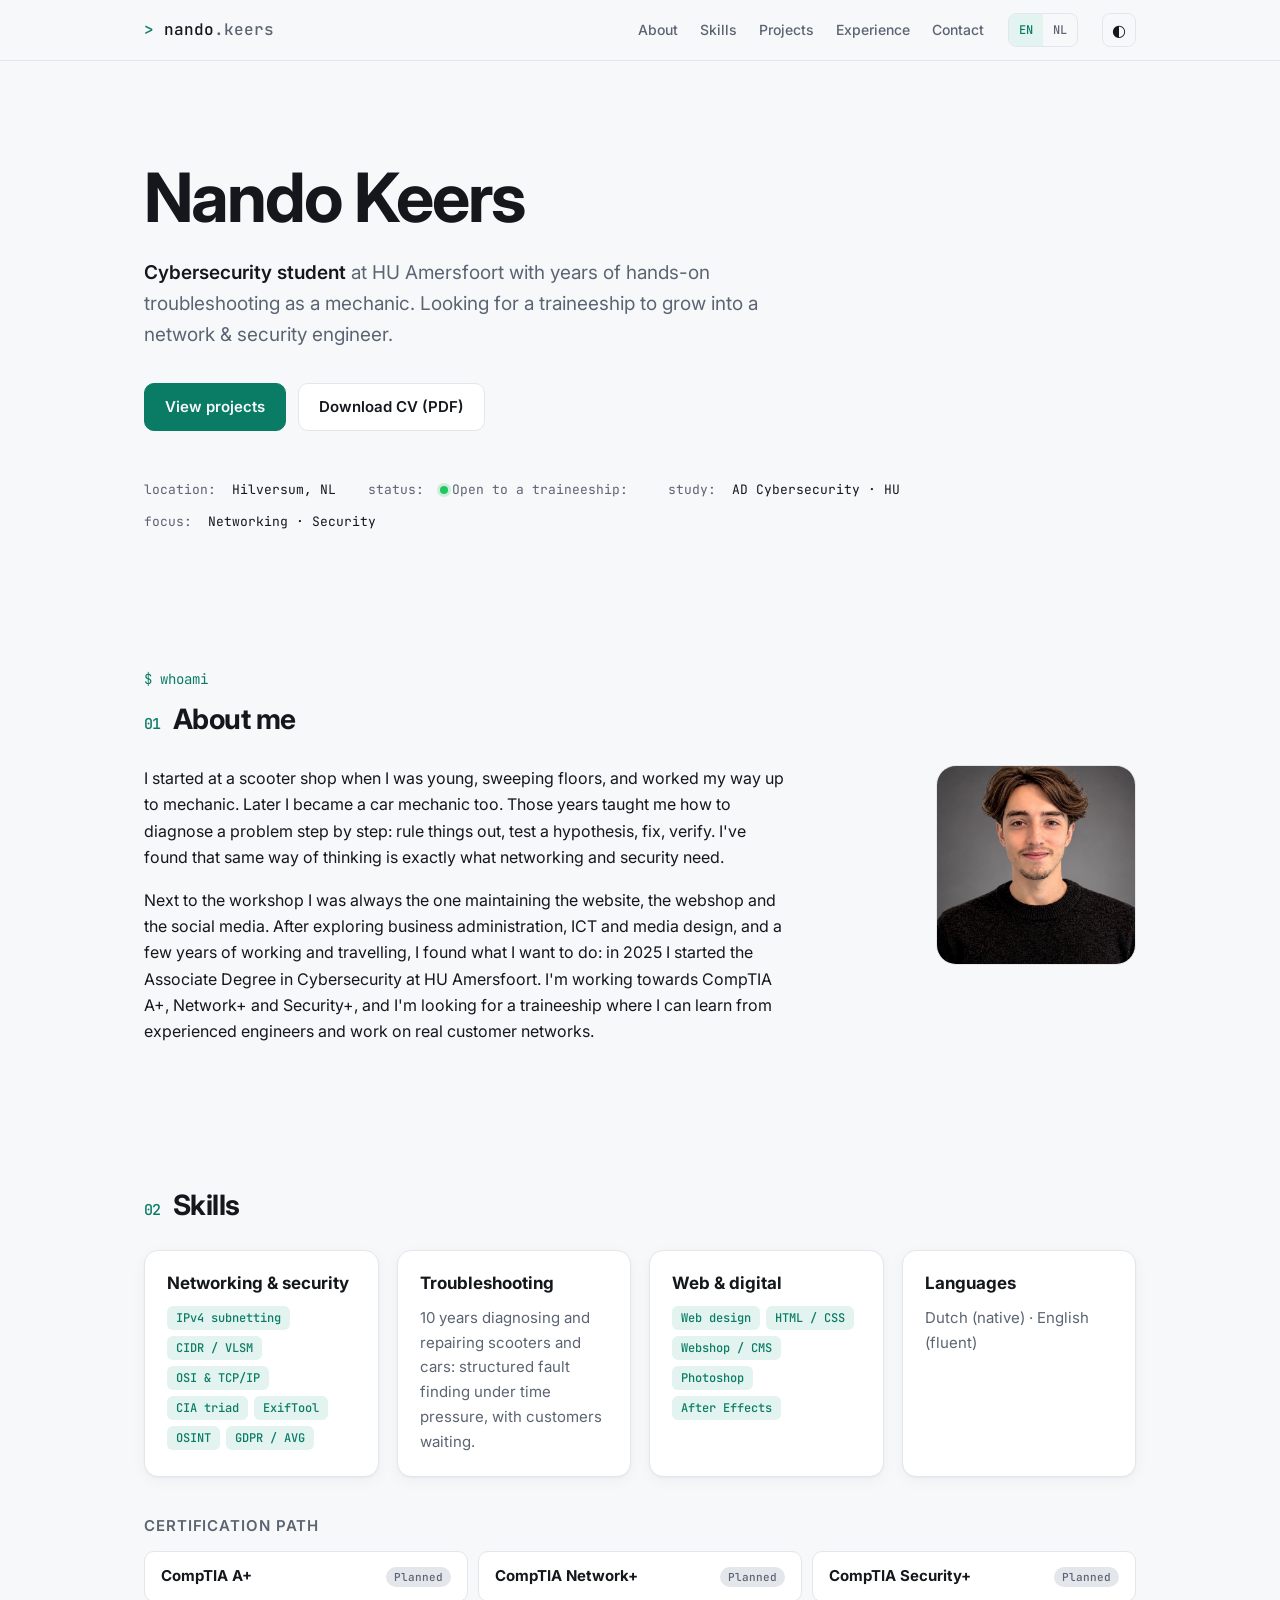
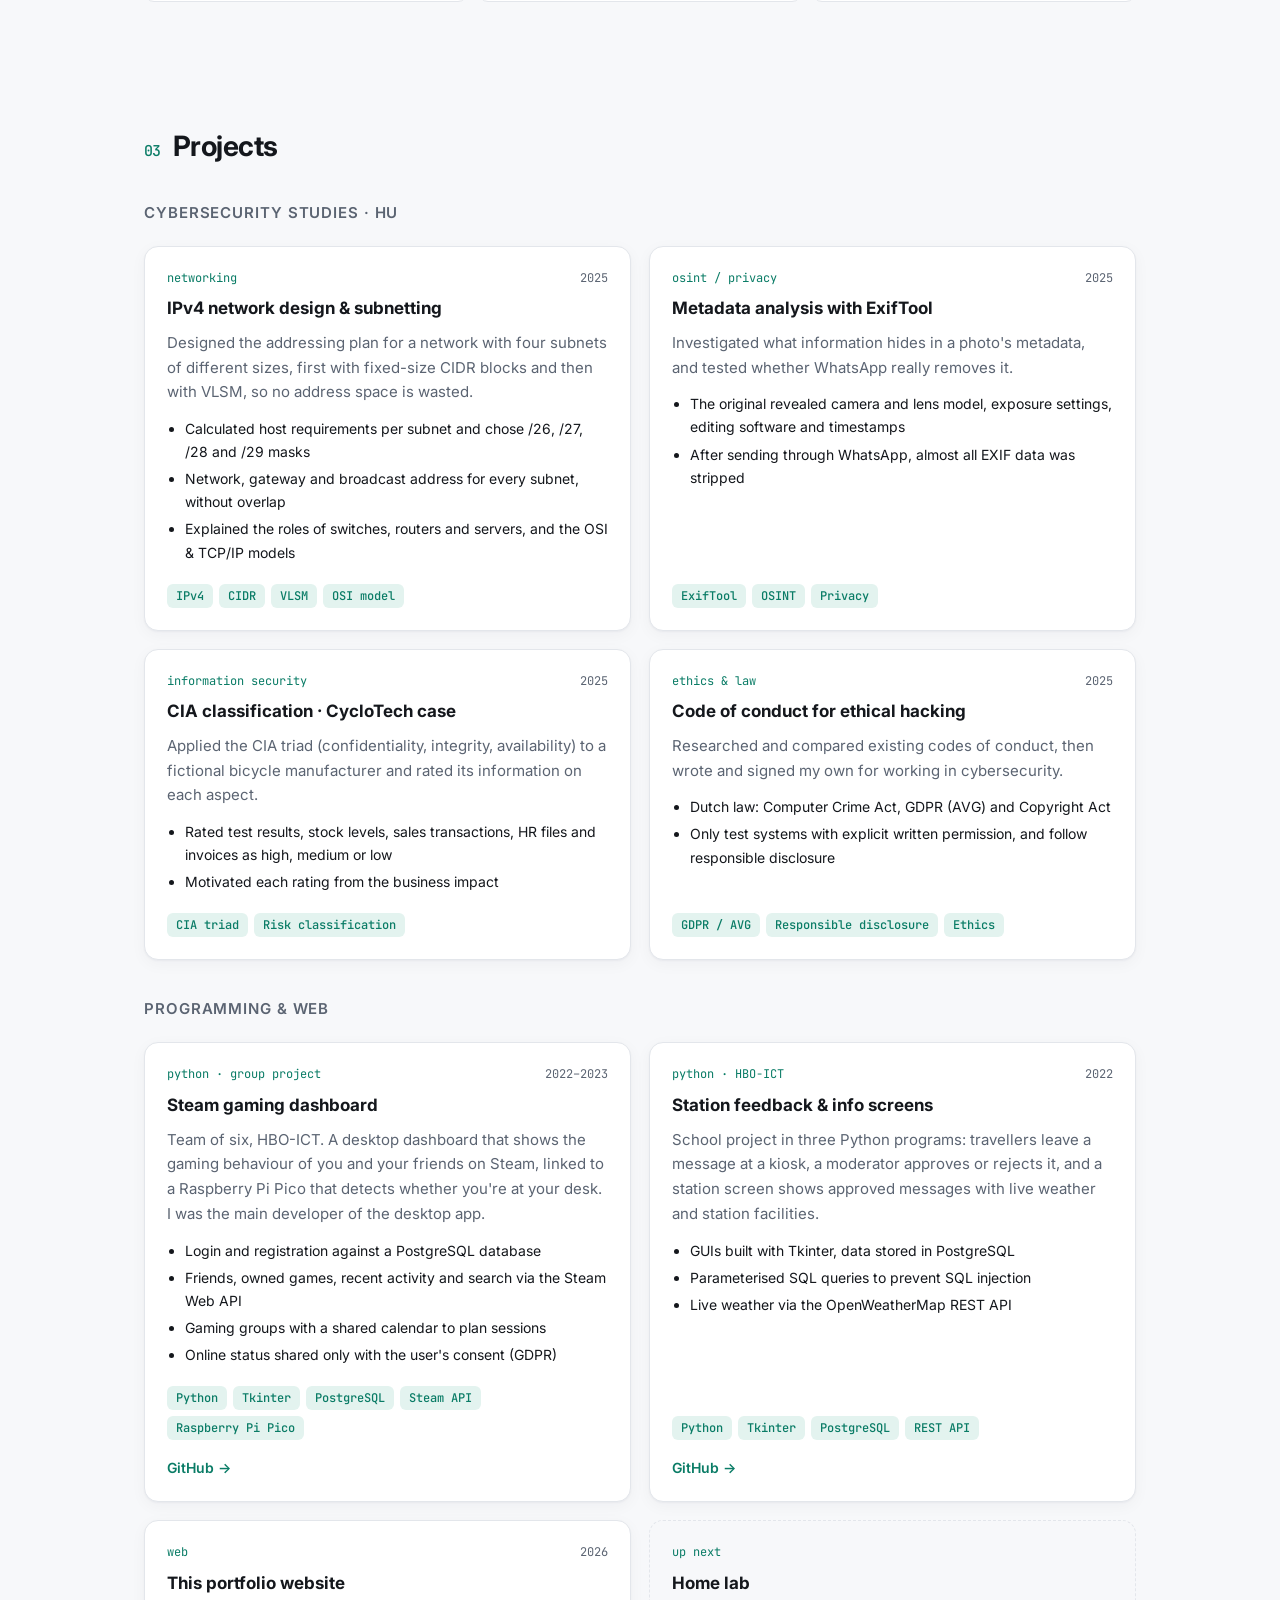
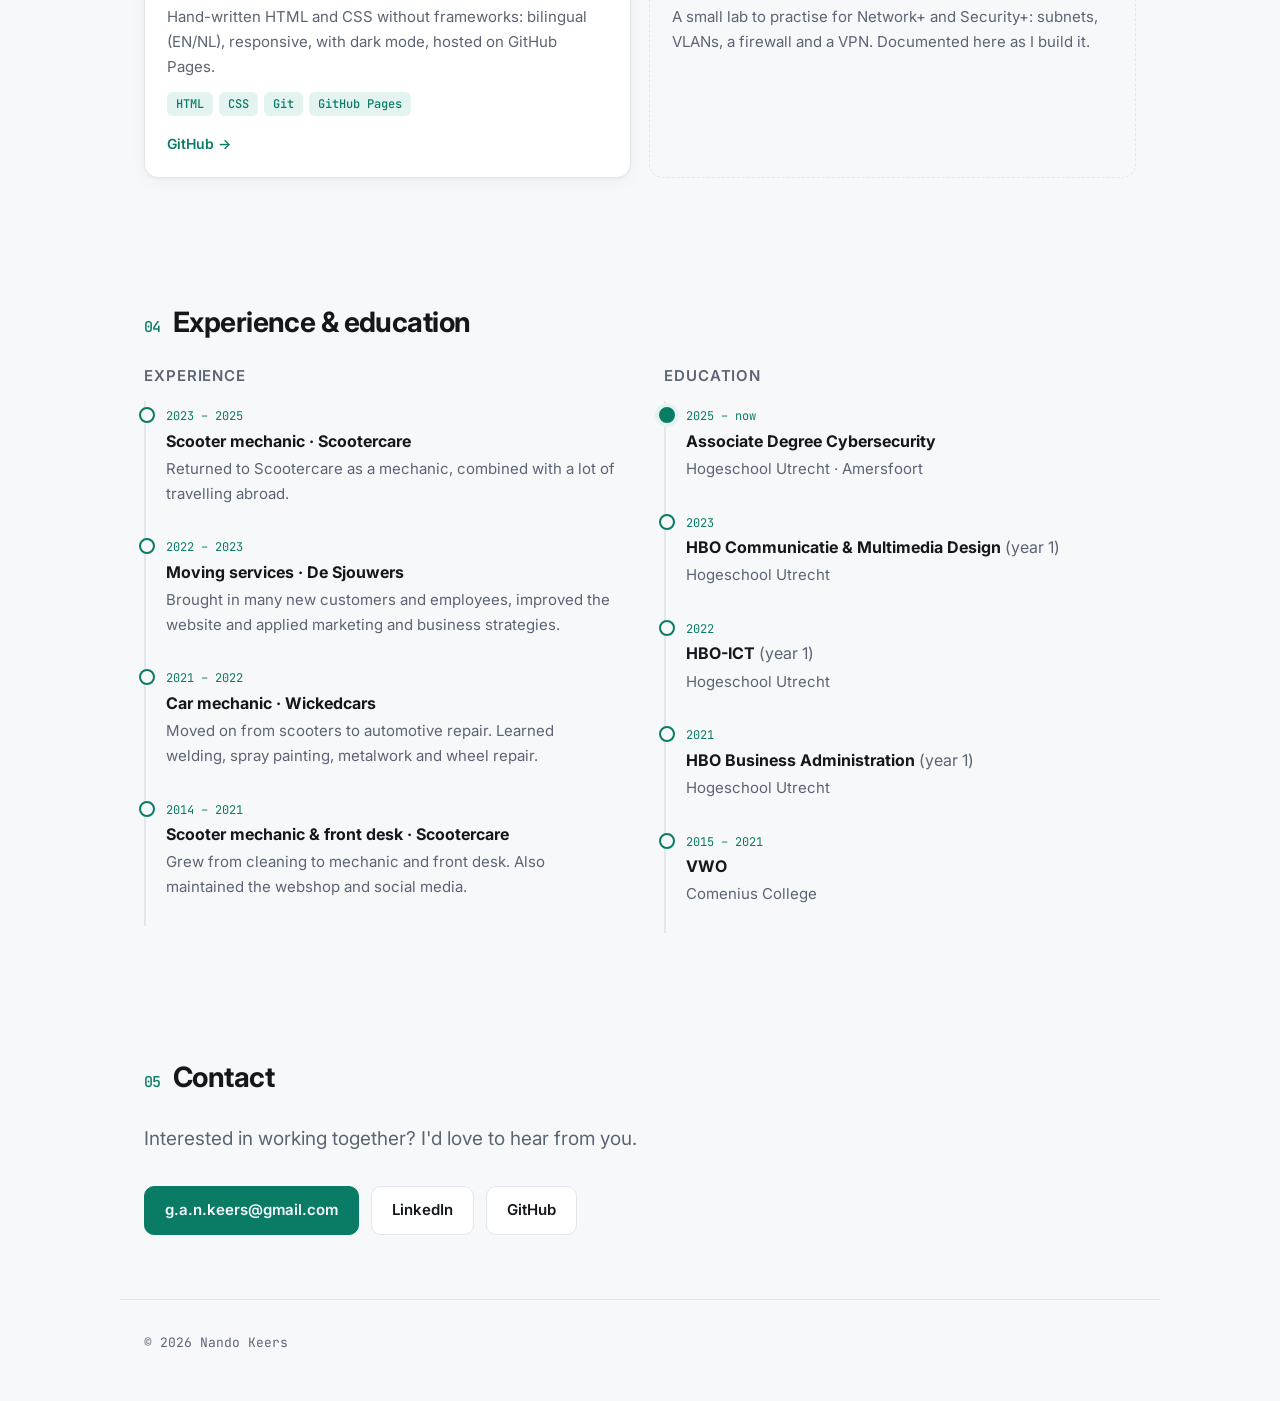
<file: index.html>
<!doctype html>
<html lang="en">
<head>
  <meta charset="utf-8">
  <meta name="viewport" content="width=device-width, initial-scale=1">
  <meta name="theme-color" content="#f7f8fa" media="(prefers-color-scheme: light)">
  <meta name="theme-color" content="#0d1117" media="(prefers-color-scheme: dark)">
  <title>Nando Keers · IT Portfolio</title>
  <meta name="description" content="CV and projects of Nando Keers: aspiring network & security engineer based in Hilversum.">
  <link rel="preconnect" href="https://fonts.googleapis.com">
  <link rel="preconnect" href="https://fonts.gstatic.com" crossorigin>
  <link href="https://fonts.googleapis.com/css2?family=Inter:wght@400;500;600;700&family=JetBrains+Mono:wght@400;500&display=swap" rel="stylesheet">
  <link rel="stylesheet" href="style.css">
  <script>
    // Language: ?lang=nl in the URL, otherwise the last choice, otherwise English.
    (function () {
      var l = new URLSearchParams(location.search).get('lang');
      try { l = l || localStorage.getItem('lang'); } catch (e) {}
      if (l === 'nl') document.documentElement.lang = 'nl';
      try { var t = localStorage.getItem('theme'); if (t) document.documentElement.dataset.theme = t; } catch (e) {}
    })();
  </script>
</head>
<body>
<!--
  HOW TO EDIT
  Every text exists twice: <span lang="en">…</span> and <span lang="nl">…</span>.
  Change both. Only the active language is shown.
-->

<header class="nav">
  <div class="wrap nav-inner">
    <a href="#top" class="logo"><span class="prompt">&gt;</span> nando<span class="dim">.keers</span></a>
    <nav>
      <a href="#about"><span lang="en">About</span><span lang="nl">Over mij</span></a>
      <a href="#skills">Skills</a>
      <a href="#projects"><span lang="en">Projects</span><span lang="nl">Projecten</span></a>
      <a href="#experience"><span lang="en">Experience</span><span lang="nl">Ervaring</span></a>
      <a href="#contact">Contact</a>
    </nav>
    <div class="lang-switch mono" role="group" aria-label="Language">
      <button data-lang="en">EN</button><button data-lang="nl">NL</button>
    </div>
    <button id="theme" class="icon-btn" aria-label="Toggle dark mode">◐</button>
  </div>
</header>

<main id="top">

  <!-- ============ HERO ============ -->
  <section class="hero wrap">
    <h1>Nando Keers</h1>
    <p class="lead">
      <span lang="en"><strong>Cybersecurity student</strong> at HU Amersfoort with years of hands-on troubleshooting as a mechanic.
        Looking for a traineeship to grow into a network &amp; security engineer.</span>
      <span lang="nl"><strong>Student Cybersecurity</strong> aan de HU Amersfoort, met jarenlange praktijkervaring in storingen zoeken als monteur.
        Op zoek naar een traineeship om door te groeien tot netwerk- &amp; security engineer.</span>
    </p>
    <div class="cta">
      <a class="btn primary" href="#projects"><span lang="en">View projects</span><span lang="nl">Bekijk projecten</span></a>
      <!-- CV: edit cv-source/cv.html, then regenerate the PDFs -->
      <a class="btn" lang="en" href="assets/cv-en.pdf" download="CV Nando Keers.pdf">Download CV (PDF)</a>
      <a class="btn" lang="nl" href="assets/cv-nl.pdf" download="CV Nando Keers.pdf">Download cv (PDF)</a>
    </div>
    <ul class="facts mono">
      <li><span lang="en">location</span><span lang="nl">locatie</span> Hilversum, NL</li>
      <li><span>status</span> <i class="dot"></i><span lang="en">Open to a traineeship</span><span lang="nl">Beschikbaar voor traineeship</span></li>
      <li><span lang="en">study</span><span lang="nl">studie</span> AD Cybersecurity · HU</li>
      <li><span>focus</span> Networking · Security</li>
    </ul>
  </section>

  <!-- ============ ABOUT ============ -->
  <section id="about" class="wrap section">
    <p class="mono kicker">$ whoami</p>
    <h2><span class="num">01</span><span lang="en">About me</span><span lang="nl">Over mij</span></h2>
    <div class="about">
      <div>
        <!-- EDIT: rewrite in your own words, and add what you've been doing since 2023 -->
        <div lang="en">
          <p>I started at a scooter shop when I was young, sweeping floors, and worked my way up to mechanic. Later I became
            a car mechanic too. Those years taught me how to diagnose a problem step by step: rule things out, test a hypothesis, fix, verify.
            I've found that same way of thinking is exactly what networking and security need.</p>
          <p>Next to the workshop I was always the one maintaining the website, the webshop and the social media.
            After exploring business administration, ICT and media design, and a few years of working and travelling,
            I found what I want to do: in 2025 I started the Associate Degree in Cybersecurity at HU Amersfoort.
            I'm working towards CompTIA A+, Network+ and Security+, and I'm looking for a traineeship where I can learn
            from experienced engineers and work on real customer networks.</p>
        </div>
        <div lang="nl">
          <p>Als jongen begon ik bij een scooterzaak met schoonmaken en groeide ik door tot monteur. Later werd ik ook automonteur.
            Daar leerde ik problemen stap voor stap te analyseren: dingen uitsluiten, een hypothese testen, oplossen, controleren.
            Precies die manier van denken is wat netwerken en security vragen.</p>
          <p>Naast de werkplaats was ik altijd degene die de website, de webshop en de social media bijhield.
            Na kennis te hebben gemaakt met Bedrijfskunde, ICT en Communicatie &amp; Multimedia Design, en een paar jaar werken en reizen,
            weet ik wat ik wil: in 2025 ben ik begonnen aan de Associate Degree Cybersecurity aan de HU Amersfoort.
            Ik werk toe naar CompTIA A+, Network+ en Security+ en zoek een traineeship waarin ik kan leren van ervaren
            engineers en kan werken aan echte klantnetwerken.</p>
        </div>
      </div>
      <img class="photo" src="assets/photo.jpg" alt="Nando Keers" width="200" height="250">
    </div>
  </section>

  <!-- ============ SKILLS ============ -->
  <section id="skills" class="wrap section">
    <h2><span class="num">02</span>Skills</h2>
    <!-- EDIT: add IT skills as you learn them (only what you can explain in an interview) -->
    <div class="grid skills">
      <div class="card">
        <h3><span lang="en">Networking &amp; security</span><span lang="nl">Netwerken &amp; security</span></h3>
        <ul class="tags"><li>IPv4 subnetting</li><li>CIDR / VLSM</li><li>OSI &amp; TCP/IP</li><li>CIA triad</li><li>ExifTool</li><li>OSINT</li><li>GDPR / AVG</li></ul>
      </div>
      <div class="card">
        <h3><span lang="en">Troubleshooting</span><span lang="nl">Storingen oplossen</span></h3>
        <p class="card-text"><span lang="en">10 years diagnosing and repairing scooters and cars: structured fault finding under time pressure, with customers waiting.</span>
          <span lang="nl">10 jaar scooters en auto's diagnosticeren en repareren: gestructureerd fouten zoeken onder tijdsdruk, met klanten die wachten.</span></p>
      </div>
      <div class="card">
        <h3><span lang="en">Web &amp; digital</span><span lang="nl">Web &amp; digitaal</span></h3>
        <ul class="tags"><li>Web design</li><li>HTML / CSS</li><li>Webshop / CMS</li><li>Photoshop</li><li>After Effects</li></ul>
      </div>
      <div class="card">
        <h3><span lang="en">Languages</span><span lang="nl">Talen</span></h3>
        <p class="card-text"><span lang="en">Dutch (native) · English (fluent)</span><span lang="nl">Nederlands (moedertaal) · Engels (vloeiend)</span></p>
      </div>
    </div>

    <h3 class="sub"><span lang="en">Certification path</span><span lang="nl">Certificeringstraject</span></h3>
    <!-- EDIT: badge class = done / progress / planned -->
    <ol class="certs">
      <li><b>CompTIA A+</b><span class="badge planned"><span lang="en">Planned</span><span lang="nl">Gepland</span></span></li>
      <li><b>CompTIA Network+</b><span class="badge planned"><span lang="en">Planned</span><span lang="nl">Gepland</span></span></li>
      <li><b>CompTIA Security+</b><span class="badge planned"><span lang="en">Planned</span><span lang="nl">Gepland</span></span></li>
    </ol>
  </section>

  <!-- ============ PROJECTS ============ -->
  <section id="projects" class="wrap section">
    <h2><span class="num">03</span><span lang="en">Projects</span><span lang="nl">Projecten</span></h2>

    <h3 class="sub"><span lang="en">Cybersecurity studies · HU</span><span lang="nl">Opleiding Cybersecurity · HU</span></h3>
    <div class="grid projects">

      <!-- EDIT: copy an <article> block for each new project -->
      <article class="card project">
        <div class="project-top"><span class="mono type">networking</span><span class="mono year">2025</span></div>
        <h3><span lang="en">IPv4 network design &amp; subnetting</span><span lang="nl">IPv4-netwerkontwerp &amp; subnetting</span></h3>
        <p><span lang="en">Designed the addressing plan for a network with four subnets of different sizes, first with fixed-size CIDR blocks
            and then with VLSM, so no address space is wasted.</span>
          <span lang="nl">Een adresplan ontworpen voor een netwerk met vier subnets van verschillende grootte, eerst met CIDR-blokken
            en daarna met VLSM, zodat er geen adresruimte verspild wordt.</span></p>
        <ul class="points">
          <li><span lang="en">Calculated host requirements per subnet and chose /26, /27, /28 and /29 masks</span>
            <span lang="nl">Benodigde hosts per subnet berekend en /26, /27, /28 en /29 maskers gekozen</span></li>
          <li><span lang="en">Network, gateway and broadcast address for every subnet, without overlap</span>
            <span lang="nl">Netwerk-, gateway- en broadcastadres per subnet, zonder overlap</span></li>
          <li><span lang="en">Explained the roles of switches, routers and servers, and the OSI &amp; TCP/IP models</span>
            <span lang="nl">De rol van switches, routers en servers uitgelegd, en het OSI- &amp; TCP/IP-model</span></li>
        </ul>
        <ul class="tags"><li>IPv4</li><li>CIDR</li><li>VLSM</li><li>OSI model</li></ul>
      </article>

      <article class="card project">
        <div class="project-top"><span class="mono type">osint / privacy</span><span class="mono year">2025</span></div>
        <h3><span lang="en">Metadata analysis with ExifTool</span><span lang="nl">Metadata-analyse met ExifTool</span></h3>
        <p><span lang="en">Investigated what information hides in a photo's metadata, and tested whether WhatsApp really removes it.</span>
          <span lang="nl">Onderzocht welke informatie er in de metadata van een foto zit, en getest of WhatsApp die echt verwijdert.</span></p>
        <ul class="points">
          <li><span lang="en">The original revealed camera and lens model, exposure settings, editing software and timestamps</span>
            <span lang="nl">Het origineel liet camera- en lensmodel, belichting, bewerkingssoftware en tijdstempels zien</span></li>
          <li><span lang="en">After sending through WhatsApp, almost all EXIF data was stripped</span>
            <span lang="nl">Na verzenden via WhatsApp was bijna alle EXIF-data verwijderd</span></li>
        </ul>
        <ul class="tags"><li>ExifTool</li><li>OSINT</li><li>Privacy</li></ul>
      </article>

      <article class="card project">
        <div class="project-top"><span class="mono type">information security</span><span class="mono year">2025</span></div>
        <h3><span lang="en">CIA classification · CycloTech case</span><span lang="nl">BIV-classificatie · casus CycloTech</span></h3>
        <p><span lang="en">Applied the CIA triad (confidentiality, integrity, availability) to a fictional bicycle manufacturer and rated
            its information on each aspect.</span>
          <span lang="nl">De BIV-driehoek (beschikbaarheid, integriteit, vertrouwelijkheid) toegepast op een fictieve fietsfabrikant en
            de informatie per aspect beoordeeld.</span></p>
        <ul class="points">
          <li><span lang="en">Rated test results, stock levels, sales transactions, HR files and invoices as high, medium or low</span>
            <span lang="nl">Testresultaten, voorraad, verkooptransacties, personeelsdossiers en facturen ingedeeld als hoog, middel of laag</span></li>
          <li><span lang="en">Motivated each rating from the business impact</span>
            <span lang="nl">Elke inschaling onderbouwd vanuit de impact op het bedrijf</span></li>
        </ul>
        <ul class="tags"><li>CIA triad</li><li><span lang="en">Risk classification</span><span lang="nl">Risicoclassificatie</span></li></ul>
      </article>

      <article class="card project">
        <div class="project-top"><span class="mono type">ethics &amp; law</span><span class="mono year">2025</span></div>
        <h3><span lang="en">Code of conduct for ethical hacking</span><span lang="nl">Code of conduct voor ethisch hacken</span></h3>
        <p><span lang="en">Researched and compared existing codes of conduct, then wrote and signed my own for working in cybersecurity.</span>
          <span lang="nl">Bestaande codes of conduct onderzocht en vergeleken, en daarna mijn eigen code opgesteld en ondertekend voor werken in cybersecurity.</span></p>
        <ul class="points">
          <li><span lang="en">Dutch law: Computer Crime Act, GDPR (AVG) and Copyright Act</span>
            <span lang="nl">Wetgeving: Wet computercriminaliteit, AVG en Auteurswet</span></li>
          <li><span lang="en">Only test systems with explicit written permission, and follow responsible disclosure</span>
            <span lang="nl">Alleen systemen testen met expliciete schriftelijke toestemming, en responsible disclosure volgen</span></li>
        </ul>
        <ul class="tags"><li>GDPR / AVG</li><li>Responsible disclosure</li><li><span lang="en">Ethics</span><span lang="nl">Ethiek</span></li></ul>
      </article>
    </div>

    <h3 class="sub"><span lang="en">Programming &amp; web</span><span lang="nl">Programmeren &amp; web</span></h3>
    <div class="grid projects">
      <article class="card project">
        <div class="project-top"><span class="mono type">python · group project</span><span class="mono year">2022–2023</span></div>
        <h3><span lang="en">Steam gaming dashboard</span><span lang="nl">Steam-gamingdashboard</span></h3>
        <p><span lang="en">Team of six, HBO-ICT. A desktop dashboard that shows the gaming behaviour of you and your friends on Steam,
            linked to a Raspberry Pi Pico that detects whether you're at your desk. I was the main developer of the desktop app.</span>
          <span lang="nl">Team van zes, HBO-ICT. Een desktopdashboard dat het gamegedrag van jou en je vrienden op Steam laat zien,
            gekoppeld aan een Raspberry Pi Pico die detecteert of je aan je bureau zit. Ik was hoofdontwikkelaar van de desktop-app.</span></p>
        <ul class="points">
          <li><span lang="en">Login and registration against a PostgreSQL database</span>
            <span lang="nl">Inloggen en registreren via een PostgreSQL-database</span></li>
          <li><span lang="en">Friends, owned games, recent activity and search via the Steam Web API</span>
            <span lang="nl">Vrienden, games, recente activiteit en zoeken via de Steam Web API</span></li>
          <li><span lang="en">Gaming groups with a shared calendar to plan sessions</span>
            <span lang="nl">Gamegroepen met een gedeelde agenda om sessies te plannen</span></li>
          <li><span lang="en">Online status shared only with the user's consent (GDPR)</span>
            <span lang="nl">Online status alleen gedeeld met toestemming van de gebruiker (AVG)</span></li>
        </ul>
        <ul class="tags"><li>Python</li><li>Tkinter</li><li>PostgreSQL</li><li>Steam API</li><li>Raspberry Pi Pico</li></ul>
        <div class="links"><a href="https://github.com/nandokeers/Project-B-STEAM" target="_blank" rel="noopener">GitHub →</a></div>
      </article>

      <article class="card project">
        <div class="project-top"><span class="mono type">python · HBO-ICT</span><span class="mono year">2022</span></div>
        <h3><span lang="en">Station feedback &amp; info screens</span><span lang="nl">Stationszuil voor reizigers</span></h3>
        <p><span lang="en">School project in three Python programs: travellers leave a message at a kiosk, a moderator approves or rejects it,
            and a station screen shows approved messages with live weather and station facilities.</span>
          <span lang="nl">Schoolproject in drie Python-programma's: reizigers laten een bericht achter bij een zuil, een moderator keurt het
            goed of af, en een stationsscherm toont goedgekeurde berichten met actueel weer en stationsfaciliteiten.</span></p>
        <ul class="points">
          <li><span lang="en">GUIs built with Tkinter, data stored in PostgreSQL</span>
            <span lang="nl">Interfaces gebouwd met Tkinter, data opgeslagen in PostgreSQL</span></li>
          <li><span lang="en">Parameterised SQL queries to prevent SQL injection</span>
            <span lang="nl">Geparametriseerde SQL-queries tegen SQL-injectie</span></li>
          <li><span lang="en">Live weather via the OpenWeatherMap REST API</span>
            <span lang="nl">Actueel weer via de OpenWeatherMap REST API</span></li>
        </ul>
        <ul class="tags"><li>Python</li><li>Tkinter</li><li>PostgreSQL</li><li>REST API</li></ul>
        <div class="links"><a href="https://github.com/nandokeers/ProjectA" target="_blank" rel="noopener">GitHub →</a></div>
      </article>

      <article class="card project">
        <div class="project-top"><span class="mono type">web</span><span class="mono year">2026</span></div>
        <h3><span lang="en">This portfolio website</span><span lang="nl">Deze portfoliowebsite</span></h3>
        <p><span lang="en">Hand-written HTML and CSS without frameworks: bilingual (EN/NL), responsive, with dark mode, hosted on GitHub Pages.</span>
          <span lang="nl">Zelf geschreven in HTML en CSS zonder frameworks: tweetalig (EN/NL), responsive, met dark mode, gehost op GitHub Pages.</span></p>
        <ul class="tags"><li>HTML</li><li>CSS</li><li>Git</li><li>GitHub Pages</li></ul>
        <div class="links"><a href="https://github.com/nandokeers/nandokeers.github.io" target="_blank" rel="noopener">GitHub →</a></div>
      </article>

      <!-- EDIT: replace this card with your first real IT project (e.g. a home lab) and remove the "upcoming" class -->
      <article class="card project upcoming">
        <div class="project-top"><span class="mono type"><span lang="en">up next</span><span lang="nl">binnenkort</span></span></div>
        <h3><span lang="en">Home lab</span><span lang="nl">Thuislab</span></h3>
        <p><span lang="en">A small lab to practise for Network+ and Security+: subnets, VLANs, a firewall and a VPN. Documented here as I build it.</span>
          <span lang="nl">Een klein lab om te oefenen voor Network+ en Security+: subnetten, VLAN's, een firewall en een VPN. Ik documenteer het hier terwijl ik het bouw.</span></p>
      </article>

    </div>
  </section>

  <!-- ============ EXPERIENCE & EDUCATION ============ -->
  <section id="experience" class="wrap section">
    <h2><span class="num">04</span><span lang="en">Experience &amp; education</span><span lang="nl">Werkervaring &amp; opleiding</span></h2>
    <div class="two-col">
      <div>
        <h3 class="sub"><span lang="en">Experience</span><span lang="nl">Werkervaring</span></h3>
        <ol class="timeline">
          <li>
            <span class="mono when">2023 – 2025</span>
            <h4><span lang="en">Scooter mechanic</span><span lang="nl">Scootermonteur</span> · Scootercare</h4>
            <p><span lang="en">Returned to Scootercare as a mechanic, combined with a lot of travelling abroad.</span>
              <span lang="nl">Teruggekeerd bij Scootercare als monteur, gecombineerd met veel reizen.</span></p>
          </li>
          <li>
            <span class="mono when">2022 – 2023</span>
            <h4><span lang="en">Moving services</span><span lang="nl">Fysiek dienstverlener</span> · De Sjouwers</h4>
            <p><span lang="en">Brought in many new customers and employees, improved the website and applied marketing and business strategies.</span>
              <span lang="nl">Veel klanten en werknemers verzameld, de website verbeterd en marketing- en bedrijfsstrategieën geadviseerd en toegepast.</span></p>
          </li>
          <li>
            <span class="mono when">2021 – 2022</span>
            <h4><span lang="en">Car mechanic</span><span lang="nl">Automonteur</span> · Wickedcars</h4>
            <p><span lang="en">Moved on from scooters to automotive repair. Learned welding, spray painting, metalwork and wheel repair.</span>
              <span lang="nl">Doorgegroeid van scooters naar autotechniek. Geleerd: lassen, spuiten, metaalbewerken en velgen herstellen.</span></p>
          </li>
          <li>
            <span class="mono when">2014 – 2021</span>
            <h4><span lang="en">Scooter mechanic &amp; front desk</span><span lang="nl">Scootermonteur &amp; baliemedewerker</span> · Scootercare</h4>
            <p><span lang="en">Grew from cleaning to mechanic and front desk. Also maintained the webshop and social media.</span>
              <span lang="nl">Doorgegroeid van schoonmaker tot monteur en baliemedewerker. Ook webshop en social media bijgehouden.</span></p>
          </li>
        </ol>
      </div>
      <div>
        <h3 class="sub"><span lang="en">Education</span><span lang="nl">Opleiding</span></h3>
        <ol class="timeline">
          <li class="current">
            <span class="mono when">2025 – <span lang="en">now</span><span lang="nl">nu</span></span>
            <h4>Associate Degree Cybersecurity</h4>
            <p>Hogeschool Utrecht · Amersfoort</p>
          </li>
          <li>
            <span class="mono when">2023</span>
            <h4>HBO Communicatie &amp; Multimedia Design <span class="muted">(<span lang="en">year 1</span><span lang="nl">jaar 1</span>)</span></h4>
            <p>Hogeschool Utrecht</p>
          </li>
          <li>
            <span class="mono when">2022</span>
            <h4>HBO-ICT <span class="muted">(<span lang="en">year 1</span><span lang="nl">jaar 1</span>)</span></h4>
            <p>Hogeschool Utrecht</p>
          </li>
          <li>
            <span class="mono when">2021</span>
            <h4>HBO <span lang="en">Business Administration</span><span lang="nl">Bedrijfskunde</span> <span class="muted">(<span lang="en">year 1</span><span lang="nl">jaar 1</span>)</span></h4>
            <p>Hogeschool Utrecht</p>
          </li>
          <li>
            <span class="mono when">2015 – 2021</span>
            <h4>VWO</h4>
            <p>Comenius College</p>
          </li>
        </ol>
      </div>
    </div>
  </section>

  <!-- ============ CONTACT ============ -->
  <section id="contact" class="wrap section contact">
    <h2><span class="num">05</span>Contact</h2>
    <p class="lead"><span lang="en">Interested in working together? I'd love to hear from you.</span>
      <span lang="nl">Interesse om samen te werken? Ik hoor graag van je.</span></p>
    <div class="cta">
      <!-- contact e-mail -->
      <a class="btn primary" href="mailto:g.a.n.keers@gmail.com">g.a.n.keers@gmail.com</a>
      <a class="btn" href="https://www.linkedin.com/in/nandokeers/" target="_blank" rel="noopener">LinkedIn</a>
      <a class="btn" href="https://github.com/nandokeers" target="_blank" rel="noopener">GitHub</a>
    </div>
  </section>

</main>

<footer class="wrap footer mono">© <span id="year"></span> Nando Keers</footer>

<script>
  document.getElementById('year').textContent = new Date().getFullYear();
  var root = document.documentElement;

  function setLang(l) {
    root.lang = l;
    document.title = l === 'nl' ? 'Nando Keers · IT-portfolio' : 'Nando Keers · IT Portfolio';
    document.querySelectorAll('.lang-switch button').forEach(function (b) {
      b.setAttribute('aria-pressed', b.dataset.lang === l);
    });
    try { localStorage.setItem('lang', l); } catch (e) {}
  }
  document.querySelectorAll('.lang-switch button').forEach(function (b) {
    b.addEventListener('click', function () { setLang(b.dataset.lang); });
  });
  setLang(root.lang);

  document.getElementById('theme').addEventListener('click', function () {
    var dark = root.dataset.theme ? root.dataset.theme === 'dark'
      : matchMedia('(prefers-color-scheme: dark)').matches;
    root.dataset.theme = dark ? 'light' : 'dark';
    try { localStorage.setItem('theme', root.dataset.theme); } catch (e) {}
  });
</script>
</body>
</html>
</file>
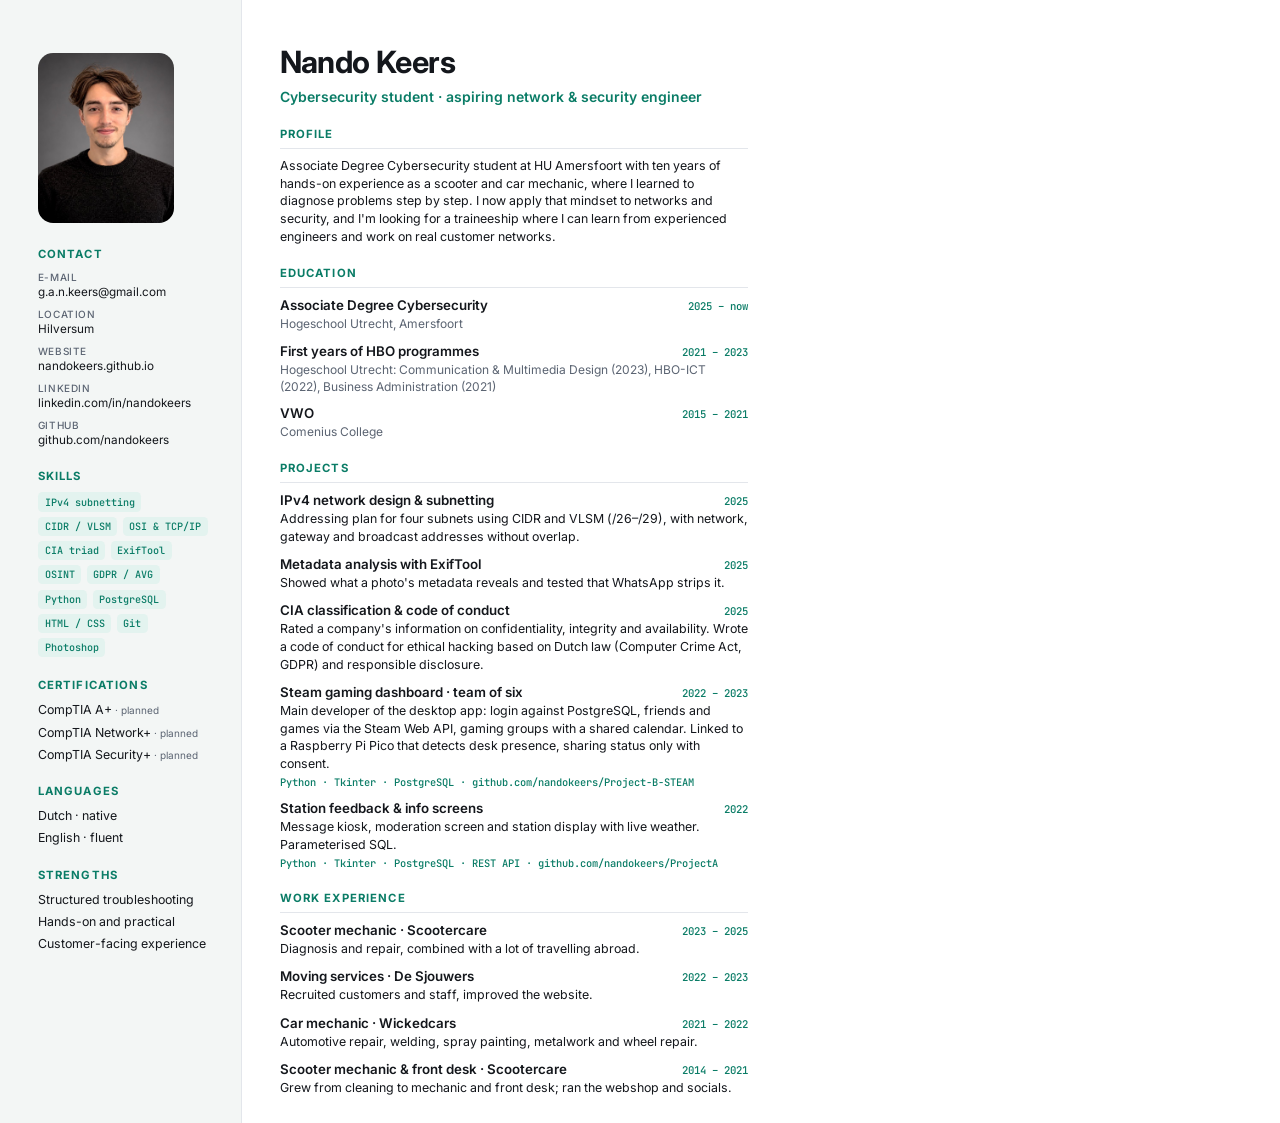
<file: cv-source/cv.html>
<!doctype html>
<html lang="en">
<head>
<meta charset="utf-8">
<title>CV Nando Keers</title>
<link href="https://fonts.googleapis.com/css2?family=Inter:wght@400;500;600;700&family=JetBrains+Mono:wght@500&display=swap" rel="stylesheet">
<style>
  @page { size: A4; margin: 0; }
  :root { --accent: #0a7c66; --soft: #e3f3ef; --text: #14171c; --muted: #5b6472; --border: #e3e6eb; }
  * { box-sizing: border-box; }
  html[lang="en"] [lang="nl"], html[lang="nl"] [lang="en"] { display: none !important; }
  body { margin: 0; font: 9.3pt/1.42 Inter, sans-serif; color: var(--text); -webkit-print-color-adjust: exact; print-color-adjust: exact; }
  .page { width: 210mm; height: 297mm; display: grid; grid-template-columns: 64mm 1fr; overflow: hidden; }
  aside { background: #f3f6f5; padding: 14mm 8mm 12mm 10mm; border-right: 1px solid var(--border); }
  main { padding: 12mm 12mm 10mm 10mm; }
  .photo { width: 36mm; height: 45mm; object-fit: cover; border-radius: 4mm; display: block; margin-bottom: 6mm; }
  h1 { font-size: 23pt; letter-spacing: -0.02em; margin: 0; line-height: 1.1; }
  .role { color: var(--accent); font-weight: 600; margin: 2mm 0 0; font-size: 10.5pt; }
  h2 { font-size: 8.5pt; text-transform: uppercase; letter-spacing: .1em; color: var(--accent); margin: 5.2mm 0 2.2mm; font-weight: 700; }
  main h2 { border-bottom: 1px solid var(--border); padding-bottom: 1.5mm; }
  aside h2:first-of-type { margin-top: 0; }
  p { margin: 0; }
  .contact { list-style: none; padding: 0; margin: 0; font-size: 8.8pt; }
  .contact li { margin-bottom: 1.6mm; word-break: break-word; }
  .contact b { display: block; font-size: 7.5pt; color: var(--muted); font-weight: 500; text-transform: uppercase; letter-spacing: .06em; }
  .tags { display: flex; flex-wrap: wrap; gap: 1.4mm; list-style: none; padding: 0; margin: 0; }
  .tags li { background: var(--soft); color: var(--accent); font: 500 7.6pt "JetBrains Mono", monospace; padding: .8mm 1.8mm; border-radius: 1.2mm; }
  .plain { list-style: none; padding: 0; margin: 0; }
  .plain li { margin-bottom: 1.2mm; }
  .muted { color: var(--muted); }
  .badge { font-size: 7.5pt; color: var(--muted); }
  .item { margin-bottom: 2.6mm; break-inside: avoid; }
  .item-head { display: flex; justify-content: space-between; gap: 4mm; align-items: baseline; }
  .item h3 { font-size: 10pt; margin: 0; font-weight: 600; }
  .when { font: 500 8pt "JetBrains Mono", monospace; color: var(--accent); white-space: nowrap; }
  .sub { color: var(--muted); font-size: 9pt; }
  .item ul { margin: 1mm 0 0; padding-left: 4.5mm; }
  .item li { margin-bottom: .6mm; }
  .tech { font: 500 7.8pt "JetBrains Mono", monospace; color: var(--accent); margin-top: .8mm; }
</style>
</head>
<body>
<div class="page">
  <aside>
    <img class="photo" src="../assets/photo.jpg" alt="">
    <h2>Contact</h2>
    <ul class="contact">
      <li><b>E-mail</b>g.a.n.keers@gmail.com</li>
      <li><b><span lang="en">Location</span><span lang="nl">Woonplaats</span></b>Hilversum</li>
      <li><b>Website</b>nandokeers.github.io</li>
      <li><b>LinkedIn</b>linkedin.com/in/nandokeers</li>
      <li><b>GitHub</b>github.com/nandokeers</li>
    </ul>

    <h2><span lang="en">Skills</span><span lang="nl">Vaardigheden</span></h2>
    <ul class="tags">
      <li>IPv4 subnetting</li><li>CIDR / VLSM</li><li>OSI &amp; TCP/IP</li><li>CIA triad</li>
      <li>ExifTool</li><li>OSINT</li><li>GDPR / AVG</li><li>Python</li><li>PostgreSQL</li>
      <li>HTML / CSS</li><li>Git</li><li>Photoshop</li>
    </ul>

    <h2><span lang="en">Certifications</span><span lang="nl">Certificeringen</span></h2>
    <ul class="plain">
      <li>CompTIA A+ <span class="badge">· <span lang="en">planned</span><span lang="nl">gepland</span></span></li>
      <li>CompTIA Network+ <span class="badge">· <span lang="en">planned</span><span lang="nl">gepland</span></span></li>
      <li>CompTIA Security+ <span class="badge">· <span lang="en">planned</span><span lang="nl">gepland</span></span></li>
    </ul>

    <h2><span lang="en">Languages</span><span lang="nl">Talen</span></h2>
    <ul class="plain">
      <li><span lang="en">Dutch · native</span><span lang="nl">Nederlands · moedertaal</span></li>
      <li><span lang="en">English · fluent</span><span lang="nl">Engels · vloeiend</span></li>
    </ul>

    <h2><span lang="en">Strengths</span><span lang="nl">Sterke punten</span></h2>
    <ul class="plain">
      <li><span lang="en">Structured troubleshooting</span><span lang="nl">Gestructureerd storingen zoeken</span></li>
      <li><span lang="en">Hands-on and practical</span><span lang="nl">Praktisch en hands-on</span></li>
      <li><span lang="en">Customer-facing experience</span><span lang="nl">Ervaring met klantcontact</span></li>
    </ul>
  </aside>

  <main>
    <h1>Nando Keers</h1>
    <p class="role"><span lang="en">Cybersecurity student · aspiring network &amp; security engineer</span>
      <span lang="nl">Student Cybersecurity · aspirant netwerk- &amp; security engineer</span></p>

    <h2><span lang="en">Profile</span><span lang="nl">Profiel</span></h2>
    <p><span lang="en">Associate Degree Cybersecurity student at HU Amersfoort with ten years of hands-on experience as a scooter and car
      mechanic, where I learned to diagnose problems step by step. I now apply that mindset to networks and security, and I'm looking
      for a traineeship where I can learn from experienced engineers and work on real customer networks.</span>
      <span lang="nl">Student Associate Degree Cybersecurity aan de HU Amersfoort, met tien jaar praktijkervaring als scooter- en
      automonteur, waar ik leerde problemen stap voor stap te analyseren. Die manier van denken pas ik nu toe op netwerken en security.
      Ik zoek een traineeship waarin ik kan leren van ervaren engineers en kan werken aan echte klantnetwerken.</span></p>

    <h2><span lang="en">Education</span><span lang="nl">Opleiding</span></h2>
    <div class="item">
      <div class="item-head"><h3>Associate Degree Cybersecurity</h3><span class="when">2025 – <span lang="en">now</span><span lang="nl">heden</span></span></div>
      <div class="sub">Hogeschool Utrecht, Amersfoort</div>
    </div>
    <div class="item">
      <div class="item-head"><h3><span lang="en">First years of HBO programmes</span><span lang="nl">Eerste jaar hbo-opleidingen</span></h3><span class="when">2021 – 2023</span></div>
      <div class="sub"><span lang="en">Hogeschool Utrecht: Communication &amp; Multimedia Design (2023), HBO-ICT (2022), Business Administration (2021)</span>
        <span lang="nl">Hogeschool Utrecht: Communicatie &amp; Multimedia Design (2023), HBO-ICT (2022), Bedrijfskunde (2021)</span></div>
    </div>
    <div class="item">
      <div class="item-head"><h3>VWO</h3><span class="when">2015 – 2021</span></div>
      <div class="sub">Comenius College</div>
    </div>

    <h2><span lang="en">Projects</span><span lang="nl">Projecten</span></h2>
    <div class="item">
      <div class="item-head"><h3><span lang="en">IPv4 network design &amp; subnetting</span><span lang="nl">IPv4-netwerkontwerp &amp; subnetting</span></h3><span class="when">2025</span></div>
      <p><span lang="en">Addressing plan for four subnets using CIDR and VLSM (/26–/29), with network, gateway and broadcast addresses without overlap.</span>
        <span lang="nl">Adresplan voor vier subnets met CIDR en VLSM (/26–/29), met netwerk-, gateway- en broadcastadressen zonder overlap.</span></p>
    </div>
    <div class="item">
      <div class="item-head"><h3><span lang="en">Metadata analysis with ExifTool</span><span lang="nl">Metadata-analyse met ExifTool</span></h3><span class="when">2025</span></div>
      <p><span lang="en">Showed what a photo's metadata reveals and tested that WhatsApp strips it.</span>
        <span lang="nl">Laten zien wat fotometadata prijsgeeft en getest dat WhatsApp die verwijdert.</span></p>
    </div>
    <div class="item">
      <div class="item-head"><h3><span lang="en">CIA classification &amp; code of conduct</span><span lang="nl">BIV-classificatie &amp; code of conduct</span></h3><span class="when">2025</span></div>
      <p><span lang="en">Rated a company's information on confidentiality, integrity and availability. Wrote a code of conduct for ethical hacking
        based on Dutch law (Computer Crime Act, GDPR) and responsible disclosure.</span>
        <span lang="nl">Bedrijfsinformatie ingeschaald op beschikbaarheid, integriteit en vertrouwelijkheid. Een code of conduct voor ethisch
        hacken opgesteld op basis van wetgeving (Wet computercriminaliteit, AVG) en responsible disclosure.</span></p>
    </div>
    <div class="item">
      <div class="item-head"><h3><span lang="en">Steam gaming dashboard · team of six</span><span lang="nl">Steam-gamingdashboard · team van zes</span></h3><span class="when">2022 – 2023</span></div>
      <p><span lang="en">Main developer of the desktop app: login against PostgreSQL, friends and games via the Steam Web API, gaming groups
        with a shared calendar. Linked to a Raspberry Pi Pico that detects desk presence, sharing status only with consent.</span>
        <span lang="nl">Hoofdontwikkelaar van de desktop-app: inloggen via PostgreSQL, vrienden en games via de Steam Web API, gamegroepen
        met een gedeelde agenda. Gekoppeld aan een Raspberry Pi Pico die aanwezigheid detecteert, status alleen met toestemming gedeeld.</span></p>
      <div class="tech">Python · Tkinter · PostgreSQL · github.com/nandokeers/Project-B-STEAM</div>
    </div>
    <div class="item">
      <div class="item-head"><h3><span lang="en">Station feedback &amp; info screens</span><span lang="nl">Stationszuil voor reizigers</span></h3><span class="when">2022</span></div>
      <p><span lang="en">Message kiosk, moderation screen and station display with live weather. Parameterised SQL.</span>
        <span lang="nl">Berichtenzuil, moderatiescherm en stationsscherm met actueel weer. Geparametriseerde SQL.</span></p>
      <div class="tech">Python · Tkinter · PostgreSQL · REST API · github.com/nandokeers/ProjectA</div>
    </div>

    <h2><span lang="en">Work experience</span><span lang="nl">Werkervaring</span></h2>
    <div class="item">
      <div class="item-head"><h3><span lang="en">Scooter mechanic</span><span lang="nl">Scootermonteur</span> · Scootercare</h3><span class="when">2023 – 2025</span></div>
      <p><span lang="en">Diagnosis and repair, combined with a lot of travelling abroad.</span><span lang="nl">Diagnose en reparatie, gecombineerd met veel reizen.</span></p>
    </div>
    <div class="item">
      <div class="item-head"><h3><span lang="en">Moving services</span><span lang="nl">Fysiek dienstverlener</span> · De Sjouwers</h3><span class="when">2022 – 2023</span></div>
      <p><span lang="en">Recruited customers and staff, improved the website.</span>
        <span lang="nl">Klanten en medewerkers geworven, website verbeterd.</span></p>
    </div>
    <div class="item">
      <div class="item-head"><h3><span lang="en">Car mechanic</span><span lang="nl">Automonteur</span> · Wickedcars</h3><span class="when">2021 – 2022</span></div>
      <p><span lang="en">Automotive repair, welding, spray painting, metalwork and wheel repair.</span>
        <span lang="nl">Autotechniek, lassen, spuiten, metaalbewerken en velgen herstellen.</span></p>
    </div>
    <div class="item">
      <div class="item-head"><h3><span lang="en">Scooter mechanic &amp; front desk</span><span lang="nl">Scootermonteur &amp; baliemedewerker</span> · Scootercare</h3><span class="when">2014 – 2021</span></div>
      <p><span lang="en">Grew from cleaning to mechanic and front desk; ran the webshop and socials.</span>
        <span lang="nl">Van schoonmaker tot monteur en balie; webshop en socials beheerd.</span></p>
    </div>
  </main>
</div>
</body>
</html>
</file>
<file: style.css>
:root {
  --bg: #f7f8fa;
  --surface: #ffffff;
  --text: #14171c;
  --muted: #5b6472;
  --border: #e3e6eb;
  --accent: #0a7c66;
  --accent-soft: #e3f3ef;
  --shadow: 0 1px 2px rgba(16, 24, 40, .04), 0 4px 16px rgba(16, 24, 40, .04);
}
@media (prefers-color-scheme: dark) {
  :root:not([data-theme="light"]) {
    --bg: #0d1117; --surface: #151b23; --text: #e6e9ee; --muted: #949dab;
    --border: #262e39; --accent: #3dd6b0; --accent-soft: #14302a; --shadow: none;
  }
}
:root[data-theme="dark"] {
  --bg: #0d1117; --surface: #151b23; --text: #e6e9ee; --muted: #949dab;
  --border: #262e39; --accent: #3dd6b0; --accent-soft: #14302a; --shadow: none;
}

* { box-sizing: border-box; }
html { scroll-behavior: smooth; scroll-padding-top: 72px; background: var(--bg); color-scheme: light; }
:root[data-theme="dark"] { color-scheme: dark; }
@media (prefers-color-scheme: dark) { :root:not([data-theme="light"]) { color-scheme: dark; } }
body {
  margin: 0; background: var(--bg); color: var(--text);
  font: 16px/1.65 Inter, system-ui, sans-serif; -webkit-font-smoothing: antialiased;
}
a { color: var(--accent); text-decoration: none; }
a:hover { text-decoration: underline; }
h1, h2, h3, h4 { line-height: 1.2; margin: 0; }
.mono { font-family: "JetBrains Mono", ui-monospace, monospace; }
.muted { color: var(--muted); }
.dim { color: var(--muted); }
.wrap { max-width: 1040px; margin: 0 auto; padding: 0 24px; }

/* nav */
.nav {
  position: sticky; top: 0; z-index: 10;
  background: color-mix(in srgb, var(--bg) 85%, transparent);
  backdrop-filter: blur(10px); border-bottom: 1px solid var(--border);
}
.nav-inner { display: flex; align-items: center; gap: 24px; height: 60px; }
.logo { font-family: "JetBrains Mono", monospace; font-weight: 500; color: var(--text); }
.logo:hover { text-decoration: none; }
.prompt { color: var(--accent); }
.nav nav { display: flex; gap: 22px; margin-left: auto; }
.nav nav a { color: var(--muted); font-size: 14px; font-weight: 500; }
.nav nav a:hover { color: var(--text); text-decoration: none; }
.icon-btn {
  background: none; border: 1px solid var(--border); color: var(--text);
  width: 34px; height: 34px; border-radius: 8px; cursor: pointer; font-size: 16px;
}

/* hero */
.hero { padding: 96px 24px 72px; }
.kicker { color: var(--accent); margin: 0 0 12px; font-size: 14px; }
.hero h1 { font-size: clamp(40px, 7vw, 68px); letter-spacing: -0.03em; font-weight: 700; }
.lead { font-size: 19px; color: var(--muted); max-width: 620px; margin: 18px 0 0; }
.lead strong { color: var(--text); font-weight: 600; }
.cta { display: flex; flex-wrap: wrap; gap: 12px; margin-top: 32px; }
.btn {
  display: inline-block; padding: 11px 20px; border-radius: 10px; font-weight: 600; font-size: 15px;
  border: 1px solid var(--border); color: var(--text); background: var(--surface);
}
.btn:hover { text-decoration: none; border-color: var(--accent); }
.btn.primary { background: var(--accent); border-color: var(--accent); color: var(--bg); }
.btn.primary:hover { filter: brightness(1.08); }
.facts { list-style: none; padding: 0; margin: 48px 0 0; display: flex; flex-wrap: wrap; gap: 10px 32px; font-size: 13px; }
.facts span { color: var(--muted); margin-right: 8px; }
.facts span::after { content: ":"; }
.dot { display: inline-block; width: 8px; height: 8px; border-radius: 50%; background: #22c55e; margin-right: 4px; box-shadow: 0 0 0 3px rgba(34,197,94,.2); }

/* sections */
.section { padding: 64px 24px; }
.section h2 { font-size: 28px; letter-spacing: -0.02em; margin-bottom: 28px; display: flex; align-items: baseline; gap: 12px; }
.num { font-family: "JetBrains Mono", monospace; font-size: 15px; color: var(--accent); font-weight: 500; }
.sub { font-size: 15px; text-transform: uppercase; letter-spacing: .06em; color: var(--muted); margin: 40px 0 16px; font-weight: 600; }
.two-col .sub:first-child, .two-col > div > .sub:first-child { margin-top: 0; }

.about { display: grid; grid-template-columns: 1fr 200px; gap: 48px; align-items: start; }
.about p { margin: 0 0 16px; max-width: 640px; }
.avatar, .about img {
  width: 200px; height: 200px; border-radius: 20px; object-fit: cover;
  background: var(--accent-soft); color: var(--accent); display: grid; place-items: center;
  font: 600 56px "JetBrains Mono", monospace; border: 1px solid var(--border);
}

.grid { display: grid; gap: 18px; }
.skills { grid-template-columns: repeat(auto-fit, minmax(220px, 1fr)); }
.projects { grid-template-columns: repeat(2, 1fr); margin-top: 24px; }
.card {
  background: var(--surface); border: 1px solid var(--border); border-radius: 14px;
  padding: 22px; box-shadow: var(--shadow);
}
.card h3 { font-size: 17px; margin-bottom: 12px; }
.tags { list-style: none; padding: 0; margin: 0; display: flex; flex-wrap: wrap; gap: 6px; }
.tags li {
  font: 500 12px "JetBrains Mono", monospace; padding: 4px 9px; border-radius: 6px;
  background: var(--accent-soft); color: var(--accent);
}

.certs { list-style: none; padding: 0; margin: 0; display: grid; grid-template-columns: repeat(auto-fit, minmax(240px, 1fr)); gap: 10px; }
.certs li {
  display: flex; justify-content: space-between; align-items: center; gap: 12px;
  padding: 12px 16px; border: 1px solid var(--border); border-radius: 10px; background: var(--surface); font-size: 15px;
}
.badge { font: 500 11px "JetBrains Mono", monospace; padding: 3px 8px; border-radius: 99px; white-space: nowrap; }
.badge.done { background: rgba(34,197,94,.15); color: #16a34a; }
.badge.progress { background: rgba(234,179,8,.15); color: #b58105; }
.badge.planned { background: var(--border); color: var(--muted); }

.project { display: flex; flex-direction: column; transition: transform .15s, border-color .15s; }
.project:hover { transform: translateY(-2px); border-color: var(--accent); }
.project-top { display: flex; justify-content: space-between; font-size: 12px; color: var(--muted); margin-bottom: 10px; }
.type { color: var(--accent); }
.project p { margin: 0 0 12px; color: var(--muted); font-size: 15px; }
.points { margin: 0 0 16px; padding-left: 18px; font-size: 14px; }
.points li { margin-bottom: 4px; }
.project .tags { margin-top: auto; }
.links { display: flex; gap: 18px; margin-top: 16px; font-size: 14px; font-weight: 600; }

.two-col { display: grid; grid-template-columns: 1fr 1fr; gap: 48px; }
.timeline { list-style: none; padding: 0 0 0 20px; margin: 0; border-left: 2px solid var(--border); }
.timeline li { position: relative; padding-bottom: 26px; }
.timeline li::before {
  content: ""; position: absolute; left: -27px; top: 6px; width: 12px; height: 12px;
  border-radius: 50%; background: var(--bg); border: 2px solid var(--accent);
}
.when { font-size: 12px; color: var(--accent); }
.timeline h4 { font-size: 16px; margin: 4px 0 6px; }
.timeline p { margin: 0; color: var(--muted); font-size: 15px; }

.contact { text-align: left; }
.footer { padding: 32px 24px 48px; color: var(--muted); font-size: 13px; border-top: 1px solid var(--border); }

@media (max-width: 760px) {
  .nav nav { display: none; }
  .icon-btn { margin-left: auto; }
  .wrap { padding: 0 16px; }
  .hero { padding: 64px 16px 48px; }
  .section { padding: 48px 16px; }
  .about { grid-template-columns: 1fr; gap: 24px; }
  .avatar, .about img { width: 120px; height: 120px; font-size: 36px; order: -1; }
  .two-col { grid-template-columns: 1fr; gap: 32px; }
  .projects { grid-template-columns: 1fr; }
}

/* language: show only the active one */
html[lang="en"] [lang="nl"], html[lang="nl"] [lang="en"] { display: none !important; }

.lang-switch { display: flex; border: 1px solid var(--border); border-radius: 8px; overflow: hidden; }
.nav nav + .lang-switch { margin-left: 0; }
.lang-switch button {
  background: none; border: 0; color: var(--muted); font: 500 12px "JetBrains Mono", monospace;
  padding: 0 10px; height: 32px; cursor: pointer;
}
.lang-switch button[aria-pressed="true"] { background: var(--accent-soft); color: var(--accent); }

.photo { width: 200px; height: auto; aspect-ratio: 4 / 5; border-radius: 20px; object-fit: cover; border: 1px solid var(--border); }
.card-text { margin: 0; color: var(--muted); font-size: 15px; }
.certs { counter-reset: c; }
.project.upcoming { border-style: dashed; box-shadow: none; background: transparent; }
.project.upcoming:hover { transform: none; }
.timeline .muted { font-weight: 400; }

@media (max-width: 760px) {
  .nav nav + .lang-switch { margin-left: auto; }
  .nav-inner { gap: 12px; }
  .icon-btn { margin-left: 0; }
  .photo { width: 120px; order: -1; }
}
.timeline li.current::before { background: var(--accent); box-shadow: 0 0 0 4px var(--accent-soft); }
</file>
